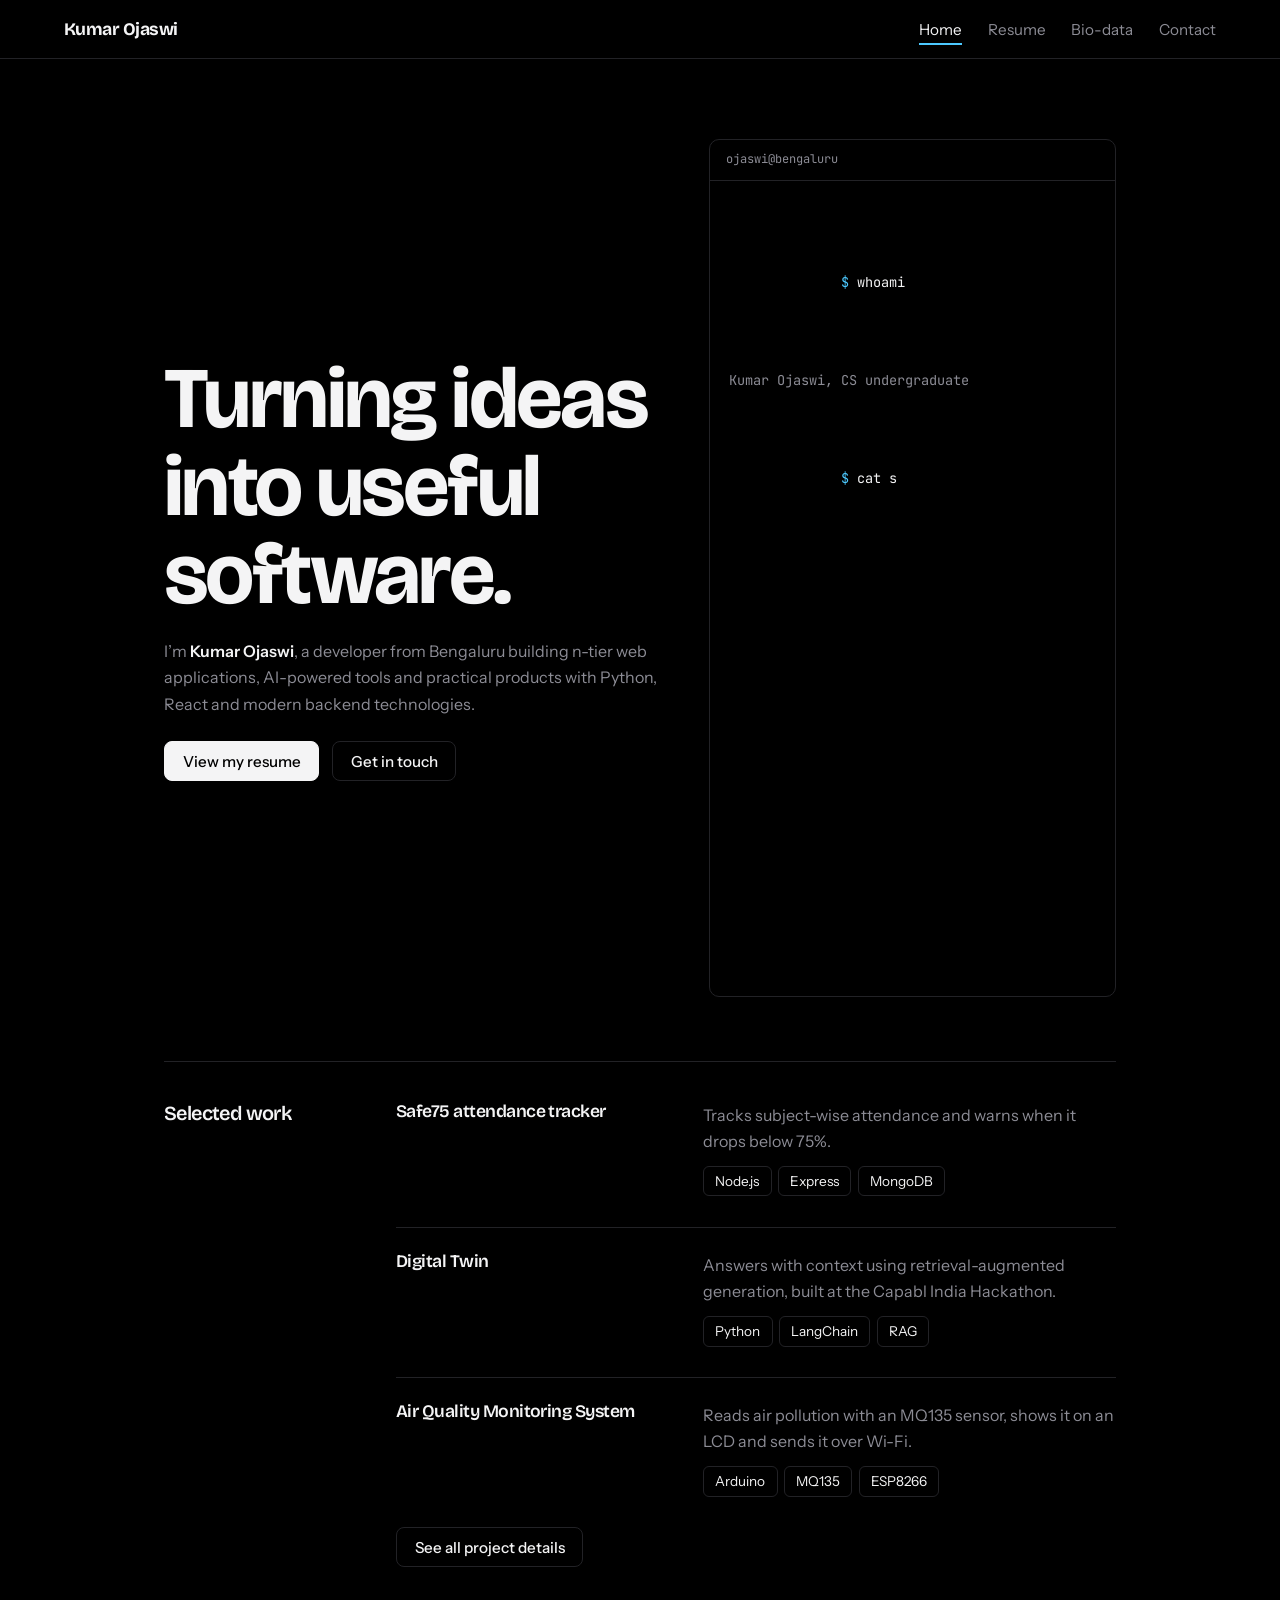
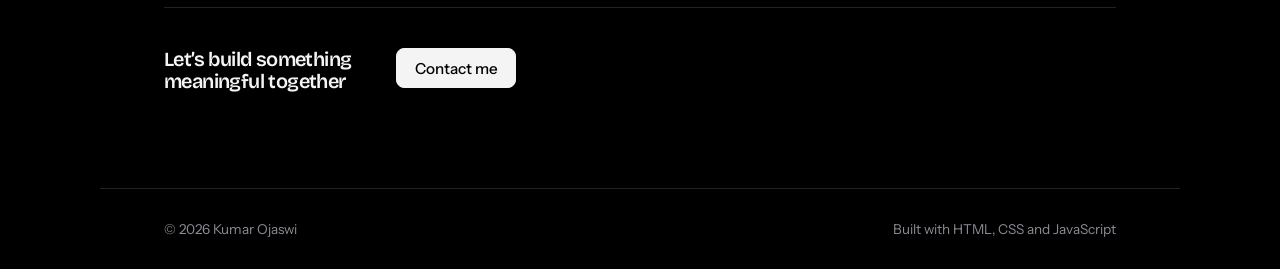
<file: index.html>
<!doctype html>
<html lang="en">
  <head>
    <meta charset="UTF-8" />
    <meta name="viewport" content="width=device-width, initial-scale=1" />
    <link rel="preconnect" href="https://fonts.googleapis.com" />
    <link rel="preconnect" href="https://fonts.gstatic.com" crossorigin />
    <link
      href="https://fonts.googleapis.com/css2?family=Bricolage+Grotesque:opsz,wght@12..96,400..800&family=Instrument+Sans:wght@400;500;600&family=JetBrains+Mono&display=swap"
      rel="stylesheet"
    />
    <link rel="stylesheet" href="style.css" />
    <title>Home | Kumar Ojaswi</title>
  </head>
  <body>
    <header class="nav">
      <a class="brand" href="index.html">Kumar Ojaswi</a>
      <nav aria-label="Main">
        <a href="index.html">Home</a><a href="resume.html">Resume</a
        ><a href="biodata.html">Bio-data</a><a href="contact.html">Contact</a>
      </nav>
    </header>
    <main>
      <section class="hero">
        <div>
          <h1>Turning ideas into useful software.</h1>
          <p>
            I’m <strong>Kumar Ojaswi</strong>, a developer from Bengaluru
            building n-tier web applications, AI-powered tools and practical
            products with Python, React and modern backend technologies.
          </p>
          <div class="hero-actions">
            <a class="button primary" href="resume.html">View my resume</a
            ><a class="button" href="contact.html">Get in touch</a>
          </div>
        </div>
        <div class="term" data-terminal aria-label="Terminal introduction">
          <div class="term-bar">ojaswi@bengaluru</div>
          <div class="term-body">
            <div class="line">
              <span class="prompt">$</span> <span class="typed">whoami</span>
            </div>
            <div class="line out">Kumar Ojaswi, CS undergraduate</div>
            <div class="line">
              <span class="prompt">$</span> <span class="typed">cat stack</span>
            </div>
            <div class="line out">Python React FastAPI Node.js LangChain</div>
            <div class="line">
              <span class="prompt">$</span>
              <span class="typed">ls projects</span>
            </div>
            <div class="line out">safe75 digital-twin air-quality-monitor</div>
            <div class="line">
              <span class="prompt">$</span> <span class="cursor"></span>
            </div>
          </div>
        </div>
      </section>
      <section class="sec">
        <h2>Selected work</h2>
        <div>
          <div class="work">
            <h3>Safe75 attendance tracker</h3>
            <div>
              <p>
                Tracks subject-wise attendance and warns when it drops below
                75%.
              </p>
              <div class="tags">
                <span>Node.js</span><span>Express</span><span>MongoDB</span>
              </div>
            </div>
          </div>
          <div class="work">
            <h3>Digital Twin</h3>
            <div>
              <p>
                Answers with context using retrieval-augmented generation, built
                at the Capabl India Hackathon.
              </p>
              <div class="tags">
                <span>Python</span><span>LangChain</span><span>RAG</span>
              </div>
            </div>
          </div>
          <div class="work">
            <h3>Air Quality Monitoring System</h3>
            <div>
              <p>
                Reads air pollution with an MQ135 sensor, shows it on an LCD and
                sends it over Wi-Fi.
              </p>
              <div class="tags">
                <span>Arduino</span><span>MQ135</span><span>ESP8266</span>
              </div>
            </div>
          </div>
          <a class="button" href="resume.html#projects"
            >See all project details</a
          >
        </div>
      </section>
      <section class="sec">
        <h2>Let’s build something meaningful together</h2>
        <div><a class="button primary" href="contact.html">Contact me</a></div>
      </section>
    </main>
    <footer>
      <span>&copy; 2026 Kumar Ojaswi</span
      ><span>Built with HTML, CSS and JavaScript</span>
    </footer>
    <script src="script.js"></script>
  </body>
</html>
</file>
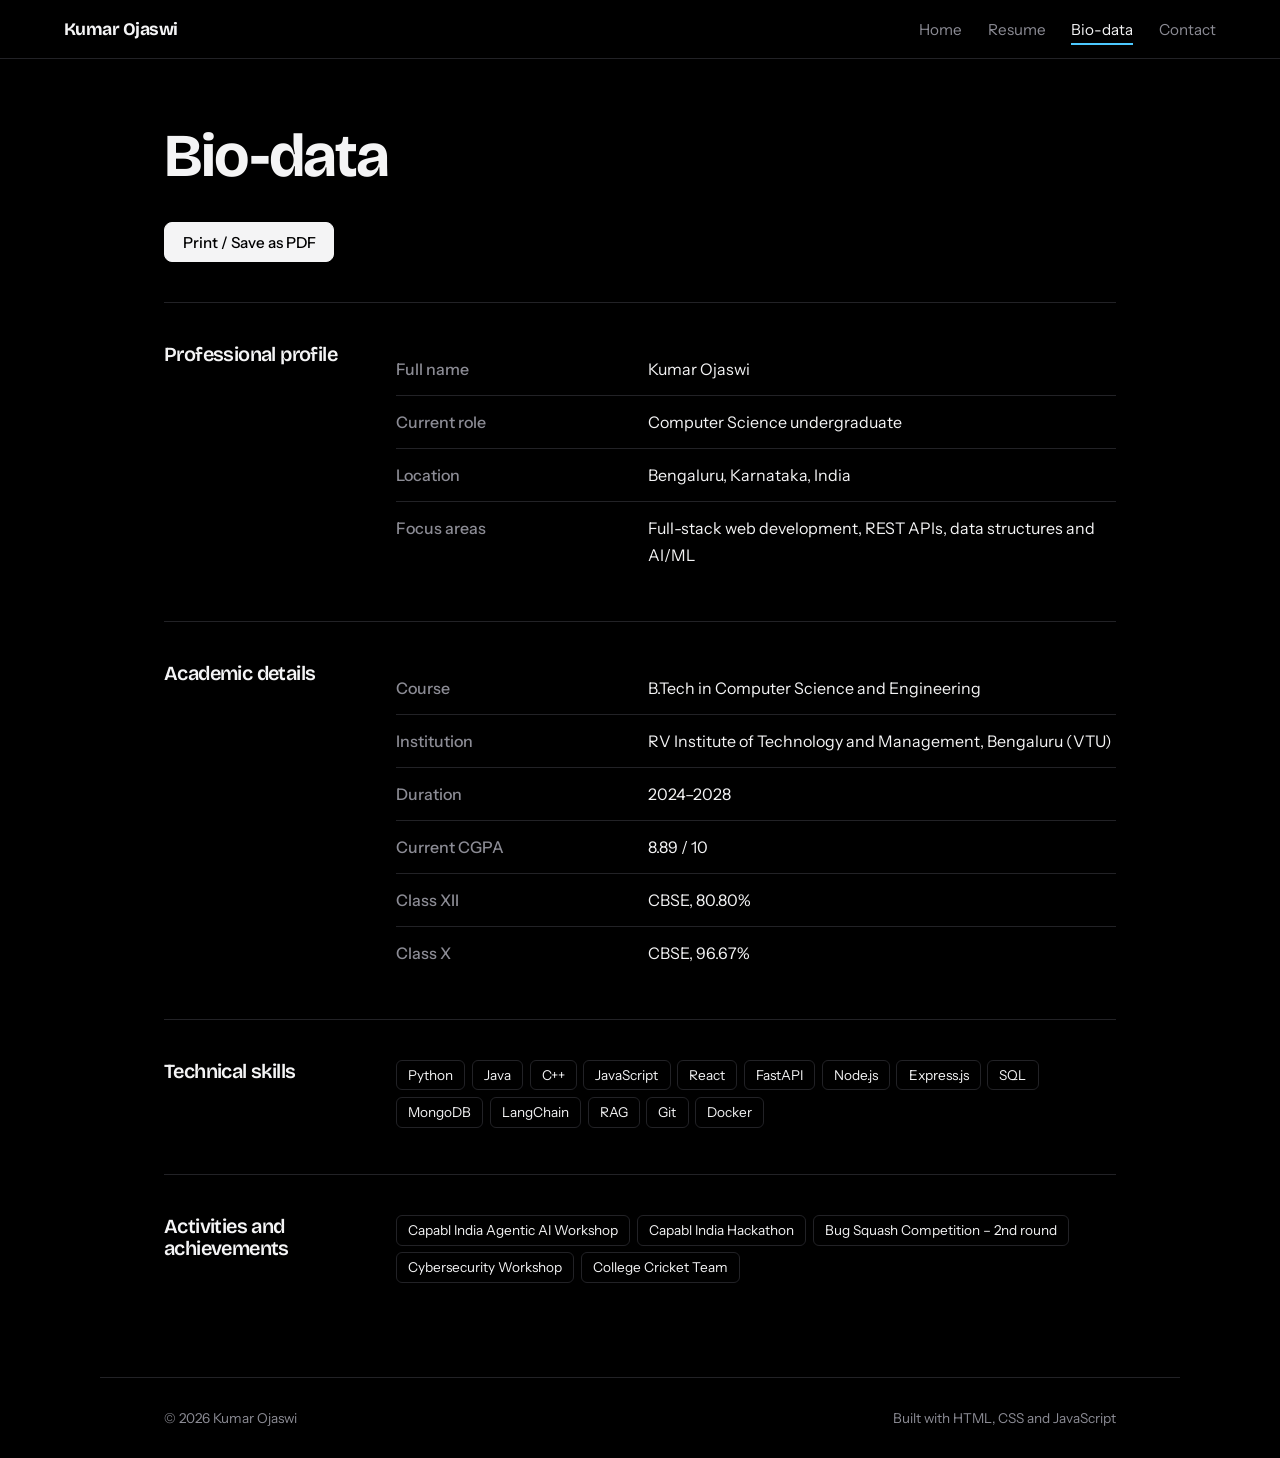
<file: biodata.html>
<!doctype html>
<html lang="en">
  <head>
    <meta charset="UTF-8" />
    <meta name="viewport" content="width=device-width, initial-scale=1" />
    <link rel="preconnect" href="https://fonts.googleapis.com" />
    <link rel="preconnect" href="https://fonts.gstatic.com" crossorigin />
    <link
      href="https://fonts.googleapis.com/css2?family=Bricolage+Grotesque:opsz,wght@12..96,400..800&family=Instrument+Sans:wght@400;500;600&family=JetBrains+Mono&display=swap"
      rel="stylesheet"
    />
    <link rel="stylesheet" href="style.css" />
    <title>Bio-data | Kumar Ojaswi</title>
  </head>
  <body>
    <header class="nav">
      <a class="brand" href="index.html">Kumar Ojaswi</a>
      <nav aria-label="Main">
        <a href="index.html">Home</a><a href="resume.html">Resume</a
        ><a href="biodata.html">Bio-data</a><a href="contact.html">Contact</a>
      </nav>
    </header>
    <main>
      <div class="page-head">
        <h1>Bio-data</h1>
        <p class="toolbar">
          <button class="primary" data-print type="button">
            Print / Save as PDF
          </button>
        </p>
      </div>
      <section class="sec">
        <h2>Professional profile</h2>
        <table>
          <tr>
            <th>Full name</th>
            <td>Kumar Ojaswi</td>
          </tr>
          <tr>
            <th>Current role</th>
            <td>Computer Science undergraduate</td>
          </tr>
          <tr>
            <th>Location</th>
            <td>Bengaluru, Karnataka, India</td>
          </tr>
          <tr>
            <th>Focus areas</th>
            <td>
              Full-stack web development, REST APIs, data structures and AI/ML
            </td>
          </tr>
        </table>
      </section>
      <section class="sec">
        <h2>Academic details</h2>
        <table>
          <tr>
            <th>Course</th>
            <td>B.Tech in Computer Science and Engineering</td>
          </tr>
          <tr>
            <th>Institution</th>
            <td>RV Institute of Technology and Management, Bengaluru (VTU)</td>
          </tr>
          <tr>
            <th>Duration</th>
            <td>2024–2028</td>
          </tr>
          <tr>
            <th>Current CGPA</th>
            <td>8.89 / 10</td>
          </tr>
          <tr>
            <th>Class XII</th>
            <td>CBSE, 80.80%</td>
          </tr>
          <tr>
            <th>Class X</th>
            <td>CBSE, 96.67%</td>
          </tr>
        </table>
      </section>
      <section class="sec">
        <h2>Technical skills</h2>
        <div class="tags">
          <span>Python</span><span>Java</span><span>C++</span
          ><span>JavaScript</span><span>React</span><span>FastAPI</span
          ><span>Node.js</span><span>Express.js</span><span>SQL</span
          ><span>MongoDB</span><span>LangChain</span><span>RAG</span
          ><span>Git</span><span>Docker</span>
        </div>
      </section>
      <section class="sec">
        <h2>Activities and achievements</h2>
        <div class="tags">
          <span>Capabl India Agentic AI Workshop</span
          ><span>Capabl India Hackathon</span
          ><span>Bug Squash Competition – 2nd round</span
          ><span>Cybersecurity Workshop</span><span>College Cricket Team</span>
        </div>
      </section>
    </main>
    <footer>
      <span>&copy; 2026 Kumar Ojaswi</span
      ><span>Built with HTML, CSS and JavaScript</span>
    </footer>
    <script src="script.js"></script>
  </body>
</html>
</file>
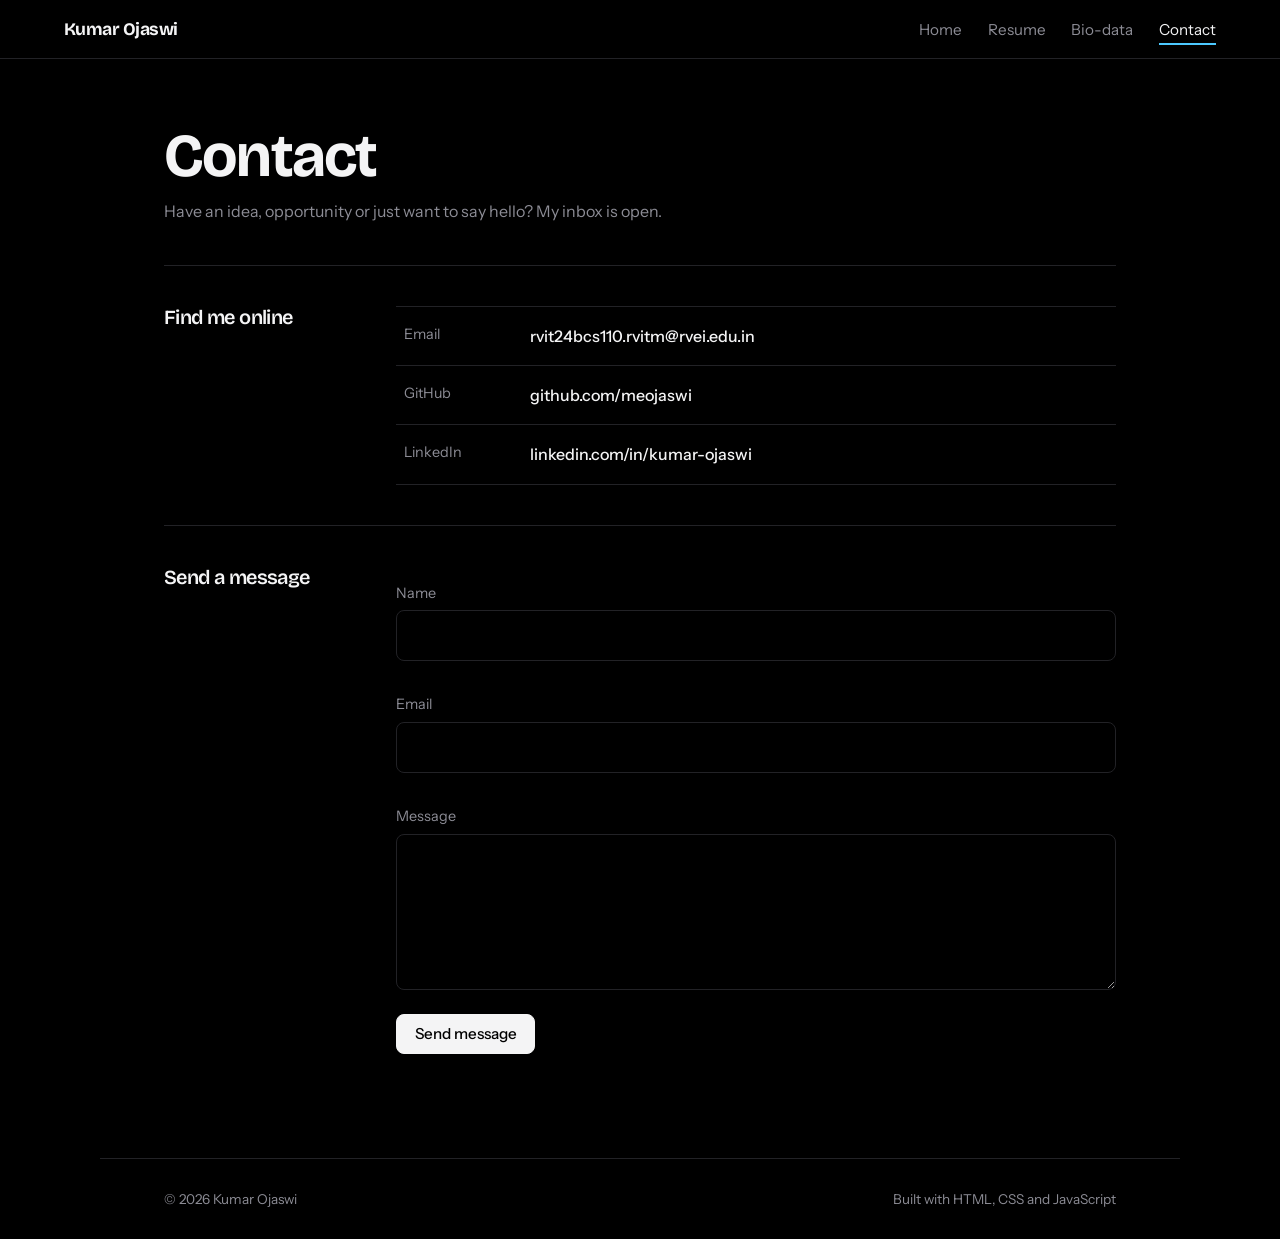
<file: contact.html>
<!doctype html>
<html lang="en">
  <head>
    <meta charset="UTF-8" />
    <meta name="viewport" content="width=device-width, initial-scale=1" />
    <link rel="preconnect" href="https://fonts.googleapis.com" />
    <link rel="preconnect" href="https://fonts.gstatic.com" crossorigin />
    <link
      href="https://fonts.googleapis.com/css2?family=Bricolage+Grotesque:opsz,wght@12..96,400..800&family=Instrument+Sans:wght@400;500;600&family=JetBrains+Mono&display=swap"
      rel="stylesheet"
    />
    <link rel="stylesheet" href="style.css" />
    <title>Contact | Kumar Ojaswi</title>
  </head>
  <body>
    <header class="nav">
      <a class="brand" href="index.html">Kumar Ojaswi</a>
      <nav aria-label="Main">
        <a href="index.html">Home</a><a href="resume.html">Resume</a
        ><a href="biodata.html">Bio-data</a><a href="contact.html">Contact</a>
      </nav>
    </header>
    <main>
      <div class="page-head">
        <h1>Contact</h1>
        <p>
          Have an idea, opportunity or just want to say hello? My inbox is open.
        </p>
      </div>
      <section class="sec">
        <h2>Find me online</h2>
        <div>
          <a class="contact-card" href="mailto:rvit24bcs110.rvitm@rvei.edu.in"
            ><small>Email</small
            ><strong>rvit24bcs110.rvitm@rvei.edu.in</strong></a
          >
          <a
            class="contact-card"
            href="https://github.com/meojaswi"
            target="_blank"
            rel="noopener noreferrer"
            ><small>GitHub</small><strong>github.com/meojaswi</strong></a
          >
          <a
            class="contact-card"
            href="https://www.linkedin.com/in/kumar-ojaswi"
            target="_blank"
            rel="noopener noreferrer"
            ><small>LinkedIn</small
            ><strong>linkedin.com/in/kumar-ojaswi</strong></a
          >
        </div>
      </section>
      <section class="sec">
        <h2>Send a message</h2>
        <form id="contact-form" novalidate>
          <label for="name">Name</label
          ><input id="name" name="name" autocomplete="name" required />
          <div class="err"></div>
          <label for="email">Email</label
          ><input
            id="email"
            name="email"
            type="email"
            autocomplete="email"
            required
          />
          <div class="err"></div>
          <label for="msg">Message</label
          ><textarea id="msg" name="message" rows="5" required></textarea>
          <div class="err"></div>
          <p><button class="primary" type="submit">Send message</button></p>
          <p id="form-status" role="status"></p>
        </form>
      </section>
    </main>
    <footer>
      <span>&copy; 2026 Kumar Ojaswi</span
      ><span>Built with HTML, CSS and JavaScript</span>
    </footer>
    <script src="script.js"></script>
  </body>
</html>
</file>
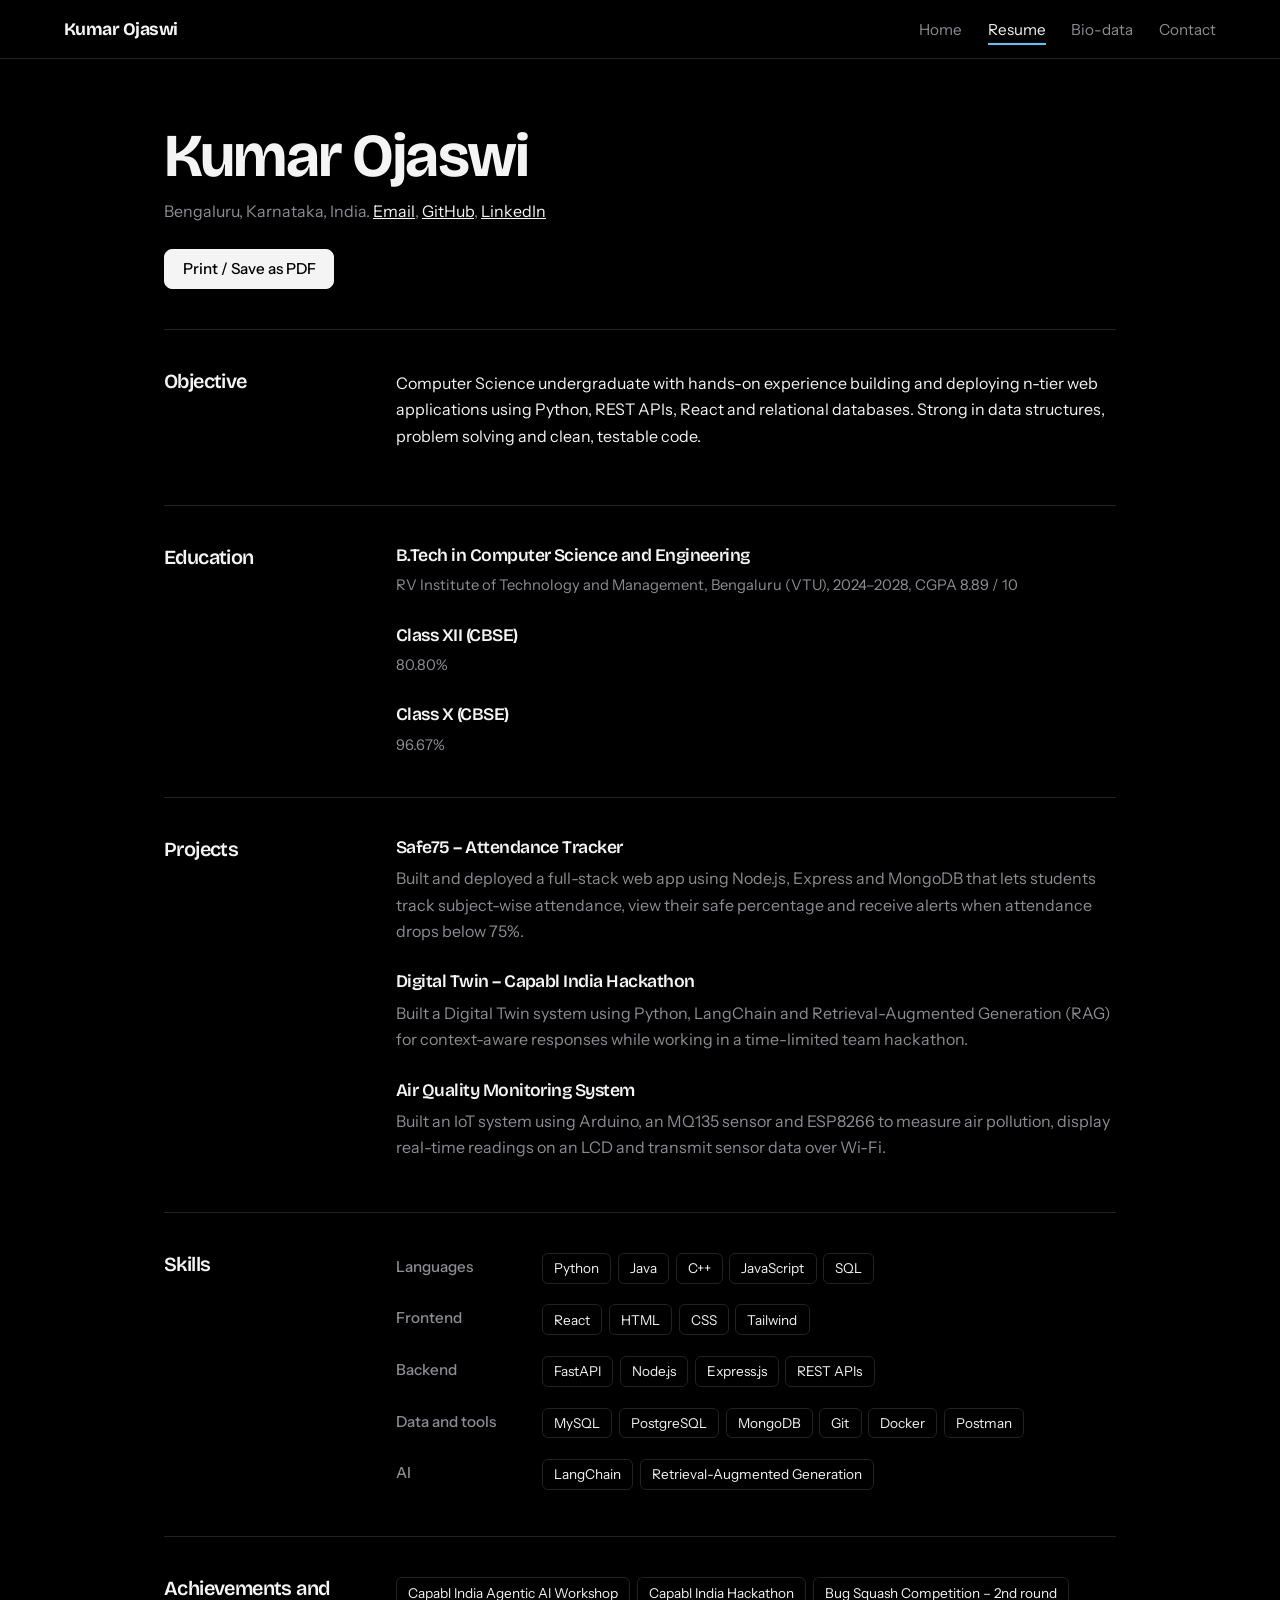
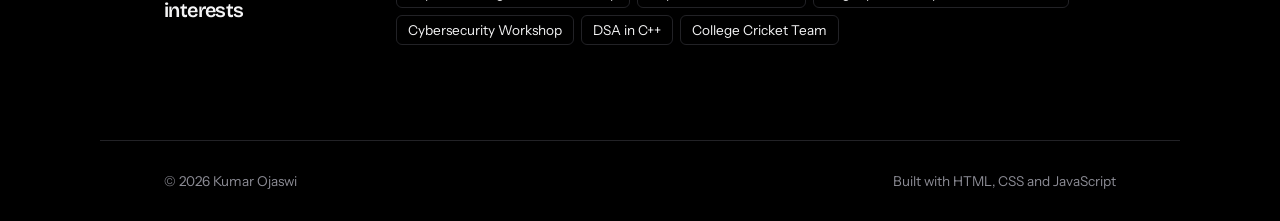
<file: resume.html>
<!doctype html>
<html lang="en">
  <head>
    <meta charset="UTF-8" />
    <meta name="viewport" content="width=device-width, initial-scale=1" />
    <link rel="preconnect" href="https://fonts.googleapis.com" />
    <link rel="preconnect" href="https://fonts.gstatic.com" crossorigin />
    <link
      href="https://fonts.googleapis.com/css2?family=Bricolage+Grotesque:opsz,wght@12..96,400..800&family=Instrument+Sans:wght@400;500;600&family=JetBrains+Mono&display=swap"
      rel="stylesheet"
    />
    <link rel="stylesheet" href="style.css" />
    <title>Resume | Kumar Ojaswi</title>
  </head>
  <body>
    <header class="nav">
      <a class="brand" href="index.html">Kumar Ojaswi</a>
      <nav aria-label="Main">
        <a href="index.html">Home</a><a href="resume.html">Resume</a
        ><a href="biodata.html">Bio-data</a><a href="contact.html">Contact</a>
      </nav>
    </header>
    <main>
      <div class="page-head">
        <h1>Kumar Ojaswi</h1>
        <p>
          Bengaluru, Karnataka, India.
          <a href="mailto:rvit24bcs110.rvitm@rvei.edu.in">Email</a>,
          <a
            href="https://github.com/meojaswi"
            target="_blank"
            rel="noopener noreferrer"
            >GitHub</a
          >,
          <a
            href="https://www.linkedin.com/in/kumar-ojaswi"
            target="_blank"
            rel="noopener noreferrer"
            >LinkedIn</a
          >
        </p>
        <p class="toolbar">
          <button class="primary" data-print type="button">
            Print / Save as PDF
          </button>
        </p>
      </div>
      <section class="sec">
        <h2>Objective</h2>
        <p>
          Computer Science undergraduate with hands-on experience building and
          deploying n-tier web applications using Python, REST APIs, React and
          relational databases. Strong in data structures, problem solving and
          clean, testable code.
        </p>
      </section>
      <section class="sec">
        <h2>Education</h2>
        <div>
          <div class="item">
            <h3>B.Tech in Computer Science and Engineering</h3>
            <div class="when">
              RV Institute of Technology and Management, Bengaluru (VTU),
              2024–2028, CGPA 8.89 / 10
            </div>
          </div>
          <div class="item">
            <h3>Class XII (CBSE)</h3>
            <div class="when">80.80%</div>
          </div>
          <div class="item">
            <h3>Class X (CBSE)</h3>
            <div class="when">96.67%</div>
          </div>
        </div>
      </section>
      <section class="sec" id="projects">
        <h2>Projects</h2>
        <div>
          <div class="item">
            <h3>Safe75 – Attendance Tracker</h3>
            <p>
              Built and deployed a full-stack web app using Node.js, Express and
              MongoDB that lets students track subject-wise attendance, view
              their safe percentage and receive alerts when attendance drops
              below 75%.
            </p>
          </div>
          <div class="item">
            <h3>Digital Twin – Capabl India Hackathon</h3>
            <p>
              Built a Digital Twin system using Python, LangChain and
              Retrieval-Augmented Generation (RAG) for context-aware responses
              while working in a time-limited team hackathon.
            </p>
          </div>
          <div class="item">
            <h3>Air Quality Monitoring System</h3>
            <p>
              Built an IoT system using Arduino, an MQ135 sensor and ESP8266 to
              measure air pollution, display real-time readings on an LCD and
              transmit sensor data over Wi-Fi.
            </p>
          </div>
        </div>
      </section>
      <section class="sec">
        <h2>Skills</h2>
        <div class="skills">
          <h3>Languages</h3>
          <div class="tags">
            <span>Python</span><span>Java</span><span>C++</span
            ><span>JavaScript</span><span>SQL</span>
          </div>
          <h3>Frontend</h3>
          <div class="tags">
            <span>React</span><span>HTML</span><span>CSS</span
            ><span>Tailwind</span>
          </div>
          <h3>Backend</h3>
          <div class="tags">
            <span>FastAPI</span><span>Node.js</span><span>Express.js</span
            ><span>REST APIs</span>
          </div>
          <h3>Data and tools</h3>
          <div class="tags">
            <span>MySQL</span><span>PostgreSQL</span><span>MongoDB</span
            ><span>Git</span><span>Docker</span><span>Postman</span>
          </div>
          <h3>AI</h3>
          <div class="tags">
            <span>LangChain</span><span>Retrieval-Augmented Generation</span>
          </div>
        </div>
      </section>
      <section class="sec">
        <h2>Achievements and interests</h2>
        <div class="tags">
          <span>Capabl India Agentic AI Workshop</span
          ><span>Capabl India Hackathon</span
          ><span>Bug Squash Competition – 2nd round</span
          ><span>Cybersecurity Workshop</span><span>DSA in C++</span
          ><span>College Cricket Team</span>
        </div>
      </section>
    </main>
    <footer>
      <span>&copy; 2026 Kumar Ojaswi</span
      ><span>Built with HTML, CSS and JavaScript</span>
    </footer>
    <script src="script.js"></script>
  </body>
</html>
</file>
<file: style.css>
:root {
  color-scheme: dark;
  --bg: #000;
  --ink: #f4f4f5;
  --muted: #8c8c95;
  --line: #222226;
  --hover: #0e0e10;
  --accent: #4cc9ff;
  --display: "Bricolage Grotesque", "Segoe UI", system-ui, sans-serif;
  --body: "Instrument Sans", system-ui, -apple-system, "Segoe UI", sans-serif;
  --mono: "JetBrains Mono", ui-monospace, Menlo, Consolas, monospace;
}
* {
  box-sizing: border-box;
}
body {
  margin: 0;
  background: var(--bg);
  color: var(--ink);
  font: 16px/1.65 var(--body);
}
h1,
h2,
h3 {
  font-family: var(--display);
  line-height: 1.1;
  margin: 0 0 0.5rem;
  letter-spacing: -0.03em;
}
h1 {
  font-size: clamp(2.2rem, 5vw, 3.8rem);
  font-weight: 700;
}
h2 {
  font-size: 1.25rem;
  font-weight: 600;
}
h3 {
  font-size: 1.1rem;
  font-weight: 600;
}
p {
  margin: 0 0 1rem;
}
a {
  color: var(--ink);
}
a:hover {
  color: var(--accent);
}
:focus-visible {
  outline: 2px solid var(--accent);
  outline-offset: 3px;
}
header.nav {
  display: flex;
  flex-wrap: wrap;
  gap: 1rem;
  align-items: center;
  justify-content: space-between;
  padding: 1rem 5vw;
  background: rgba(0, 0, 0, 0.85);
  backdrop-filter: blur(12px);
  border-bottom: 1px solid var(--line);
  position: sticky;
  top: 0;
  z-index: 5;
}
.brand {
  font: 700 1.1rem var(--display);
  letter-spacing: -0.03em;
  text-decoration: none;
}
nav a {
  margin-left: 1.6rem;
  text-decoration: none;
  color: var(--muted);
  padding-bottom: 4px;
  font-size: 0.95rem;
}
nav a:hover {
  color: var(--ink);
}
nav a.active {
  color: var(--ink);
  border-bottom: 2px solid var(--accent);
}
button,
.button {
  font: 500 0.95rem var(--body);
  cursor: pointer;
  border: 1px solid var(--line);
  background: transparent;
  color: var(--ink);
  padding: 0.6rem 1.1rem;
  border-radius: 8px;
  text-decoration: none;
  display: inline-block;
  transition:
    border-color 0.15s,
    background 0.15s;
}
button:hover,
.button:hover {
  border-color: var(--ink);
  color: var(--ink);
}
button.primary,
.button.primary {
  background: var(--ink);
  color: #000;
  border-color: var(--ink);
}
button.primary:hover,
.button.primary:hover {
  background: var(--accent);
  border-color: var(--accent);
  color: #000;
}
main {
  max-width: 1080px;
  margin: 0 auto;
  padding: 0 5vw;
}
.page-head {
  padding: 4rem 0 2.5rem;
}
.page-head p {
  color: var(--muted);
  max-width: 55ch;
  margin: 0;
}
.toolbar {
  padding-top: 1.5rem;
}
.sec {
  display: grid;
  grid-template-columns: 200px 1fr;
  gap: 2rem;
  padding: 2.5rem 0;
  border-top: 1px solid var(--line);
}
.hero {
  display: grid;
  grid-template-columns: 1.1fr 0.9fr;
  gap: 3rem;
  align-items: center;
  padding: 5rem 0 4rem;
}
.hero h1 {
  font-size: clamp(2.8rem, 7vw, 5.4rem);
  line-height: 1.02;
  max-width: 12ch;
  text-wrap: balance;
  margin-bottom: 1.2rem;
}
.hero p {
  color: var(--muted);
  max-width: 50ch;
}
.hero p strong {
  color: var(--ink);
  font-weight: 600;
}
.hero-actions {
  display: flex;
  gap: 0.8rem;
  flex-wrap: wrap;
  margin-top: 1.5rem;
}
.term {
  border: 1px solid var(--line);
  border-radius: 10px;
  font: 0.85rem/1.8 var(--mono);
  overflow: hidden;
}
.term-bar {
  padding: 0.55rem 1rem;
  border-bottom: 1px solid var(--line);
  color: var(--muted);
  font-size: 0.75rem;
}
.term-body {
  padding: 1rem 1.2rem;
  min-height: 15rem;
  overflow-x: auto;
  white-space: pre;
}
.prompt {
  color: var(--accent);
}
.out {
  color: var(--muted);
}
.cursor {
  display: inline-block;
  width: 0.55em;
  height: 1.1em;
  background: var(--accent);
  vertical-align: text-bottom;
  animation: blink 1.1s steps(1) infinite;
}
@keyframes blink {
  50% {
    opacity: 0;
  }
}
.work {
  display: grid;
  grid-template-columns: 1fr 1.5fr;
  gap: 2rem;
  padding: 1.5rem 0;
  border-top: 1px solid var(--line);
}
.work:first-of-type {
  border-top: 0;
  padding-top: 0;
}
.item {
  margin-bottom: 1.75rem;
}
.item:last-child {
  margin-bottom: 0;
}
.item p,
.work p {
  color: var(--muted);
  margin-bottom: 0.7rem;
}
.when {
  color: var(--muted);
  font-size: 0.92rem;
}
table {
  width: 100%;
  border-collapse: collapse;
}
th,
td {
  text-align: left;
  padding: 0.8rem 0;
  border-bottom: 1px solid var(--line);
  vertical-align: top;
}
tr:last-child th,
tr:last-child td {
  border-bottom: 0;
}
th {
  width: 35%;
  color: var(--muted);
  font-weight: 500;
}
.tags span {
  display: inline-block;
  border: 1px solid var(--line);
  border-radius: 6px;
  padding: 0.2rem 0.7rem;
  margin: 0 0.4rem 0.4rem 0;
  font-size: 0.85rem;
}
.skills {
  display: grid;
  grid-template-columns: 130px 1fr;
  gap: 0.9rem 1rem;
}
.skills h3 {
  font: 500 0.95rem var(--body);
  color: var(--muted);
  margin: 0.25rem 0 0;
  letter-spacing: 0;
}
.skills .tags {
  margin: 0;
}
.contact-card {
  display: grid;
  grid-template-columns: 110px 1fr;
  gap: 1rem;
  padding: 1rem 0.5rem;
  border-top: 1px solid var(--line);
  text-decoration: none;
  transition: background 0.15s;
}
.contact-card:last-of-type {
  border-bottom: 1px solid var(--line);
}
.contact-card:hover {
  background: var(--hover);
}
.contact-card small {
  color: var(--muted);
  font-size: 0.9rem;
}
.contact-card strong {
  font-weight: 500;
  overflow-wrap: anywhere;
}
form label {
  display: block;
  margin: 1rem 0 0.3rem;
  color: var(--muted);
  font-size: 0.9rem;
}
form input,
form textarea {
  width: 100%;
  padding: 0.7rem 0.8rem;
  border: 1px solid var(--line);
  border-radius: 8px;
  background: #000;
  color: var(--ink);
  font: inherit;
}
form input:focus,
form textarea:focus {
  border-color: var(--accent);
  outline: 0;
}
.err {
  color: #ff7b7b;
  font-size: 0.85rem;
  min-height: 1.2em;
}
#form-status {
  color: var(--accent);
}
footer {
  display: flex;
  justify-content: space-between;
  flex-wrap: wrap;
  gap: 0.5rem;
  max-width: 1080px;
  margin: 3rem auto 0;
  padding: 1.8rem 5vw;
  border-top: 1px solid var(--line);
  color: var(--muted);
  font-size: 0.85rem;
}
@media print {
  :root {
    --bg: #fff;
    --ink: #000;
    --muted: #444;
    --line: #ccc;
  }
  header.nav,
  footer,
  button,
  .toolbar {
    display: none;
  }
  .tags span {
    border-color: #999;
  }
}
@media (max-width: 760px) {
  header.nav {
    position: static;
  }
  nav {
    width: 100%;
    display: flex;
    justify-content: space-between;
  }
  nav a {
    margin: 0;
  }
  .hero,
  .work,
  .sec {
    grid-template-columns: 1fr;
    gap: 0.8rem;
  }
  .hero {
    padding-top: 2.5rem;
  }
  .skills,
  .contact-card {
    grid-template-columns: 1fr;
    gap: 0.2rem;
  }
}
@media (prefers-reduced-motion: reduce) {
  .cursor {
    animation: none;
  }
  * {
    transition: none !important;
  }
}
</file>
